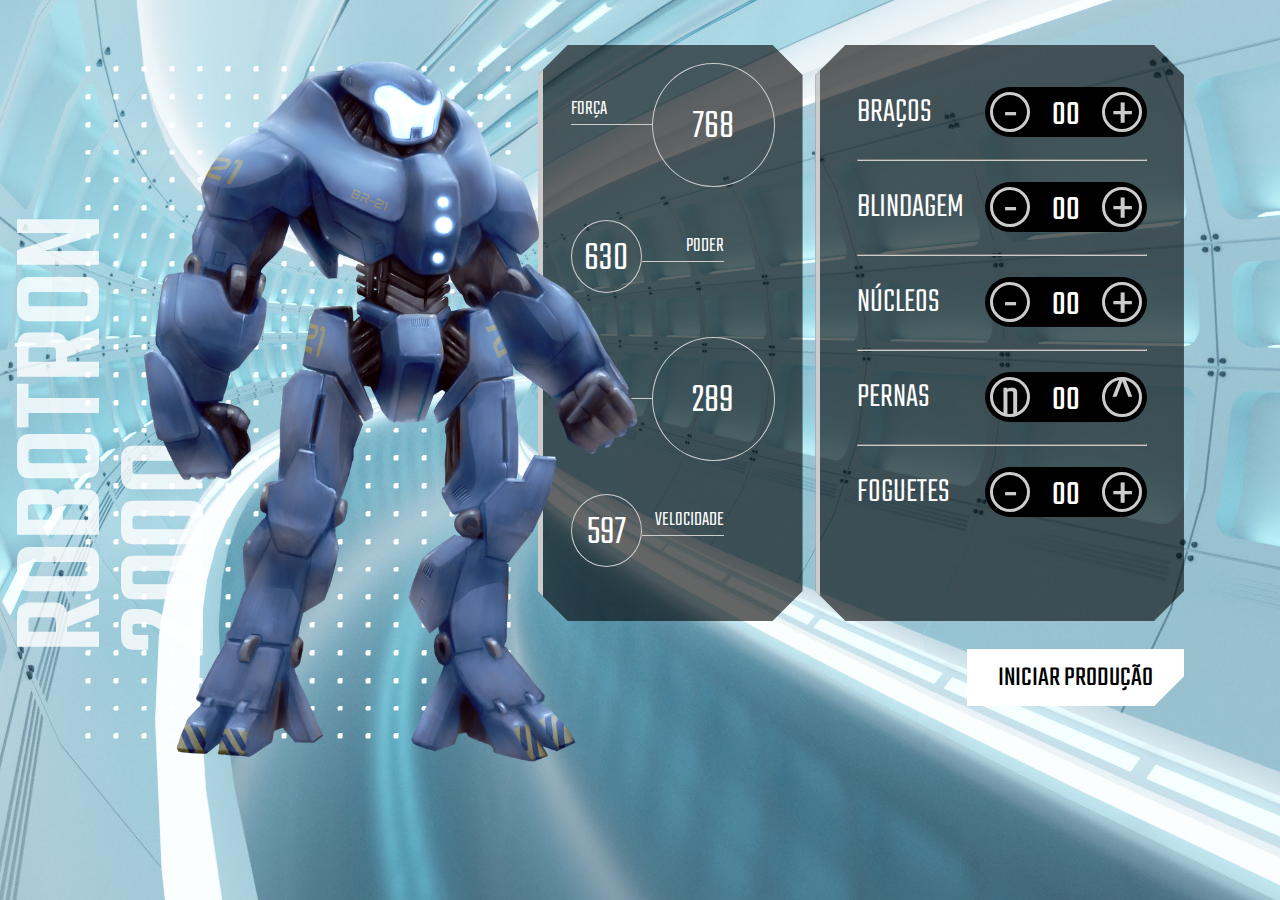
<file: -robotron-2000-projeto_inicial/index.html>
<!DOCTYPE html>
<html lang="en">
<head>
    <meta charset="UTF-8">
    <meta http-equiv="X-UA-Compatible" content="IE=edge">
    <meta name="viewport" content="width=device-width, initial-scale=1.0">
    <link rel="shortcut icon" type="image/jpg" href="img/favicon.ico"/>
    <title>Robotron 2000</title>

    <link rel="stylesheet" href="css/style.css">
    <link rel="preconnect" href="https://fonts.googleapis.com">
    <link rel="preconnect" href="https://fonts.gstatic.com" crossorigin>
    <link href="https://fonts.googleapis.com/css2?family=Teko:wght@300;500&display=swap" rel="stylesheet">
</head>

<body>
<main>
    <section class="robotron">
        <img class="robo" src="img/robotron.png" alt="Robotron">
        <figcaption class="titulo">ROBOTRON <br>2000</figcaption>
    </section>

    <section class="box estatisticas">
        <div class="estatistica">
            <p class="estatistica-titulo">Força</p>
            <div class="estatistica-valor">
                <p class="estatistica-numero"  data-estatistica="forca">768</p>
            </div>
        </div>
        <div class="estatistica">
            <p class="estatistica-titulo">Poder</p>
            <div class="estatistica-valor">
                <p class="estatistica-numero" data-estatistica="poder">630</p>
            </div>
        </div>
        <div class="estatistica">
            <p class="estatistica-titulo">Energia</p>
            <div class="estatistica-valor">
                <p class="estatistica-numero" data-estatistica="energia">289</p>
            </div>
        </div>
        <div class="estatistica">
            <p class="estatistica-titulo">Velocidade</p>
            <div class="estatistica-valor">
                <p class="estatistica-numero" data-estatistica="valocidade">597</p>
            </div>
        </div>
    </section>

    <section class="equipamentos">
        <form action="" class="montador">
            <div class="box montador-conteudo">
                <div class="pecaa">
                    <label for="" class="pecaa-titulo">Braços</label>
                    <div class="controle">
                        <buttom class="controle-ajuste" data-controle="-" data-peca="braco">-</buttom>
                        <input type="text" class="controle-contador" value="00" id="braço" data-contador>
                        <buttom class="controle-ajuste" id="adicionar" data-controle="+" data-peca="braco">+</buttom>
                    </div>
                </div>
                <hr class="linha">
                <div class="pecaa">
                    <label for="" class="pecaa-titulo">Blindagem</label>
                    <div class="controle">
                        <buttom class="controle-ajuste" data-controle="-" data-peca="blindagem">-</buttom>
                        <input type="text" class="controle-contador" value="00" data-contador>
                        <buttom class="controle-ajuste" data-controle="+" data-peca="blindagem">+</buttom>
                    </div>
                </div>
                <hr class="linha">
                <div class="pecaa">
                    <label for="" class="pecaa-titulo">Núcleos</label>
                    <div class="controle">
                        <buttom class="controle-ajuste" data-controle="-" data-peca="nucleos">-</buttom>
                        <input type="text" class="controle-contador" value="00" data-contador>
                        <buttom class="controle-ajuste" data-controle="+" data-peca="nucleos">+</buttom>
                    </div>
                </div>
                <hr class="linha">
                <div class="pecaa">
                    <label for="" class="pecaa-titulo">Pernas</label>
                    <div class="controle">
                        <buttom class="controle-ajuste" data-controle="-" data-peca="pernas">n</buttom>
                        <input type="text" class="controle-contador" value="00" data-contador>
                        <buttom class="controle-ajuste" data-controle="+" data-peca="pernas">^</buttom>
                    </div>
                </div>
                <hr class="linha">
                <div class="pecaa">
                    <label for="" class="pecaa-titulo">Foguetes</label>
                    <div class="controle">
                        <buttom class="controle-ajuste" data-controle="-" data-peca="foguete">-</buttom>
                        <input type="text" class="controle-contador" value="00" data-contador>
                        <buttom class="controle-ajuste" data-controle="+" data-peca="foguete" >+</buttom>
                    </div>
                </div>
            </div>
            <input type="submit" value="Iniciar produção" class="producao" id="producao">
        </form>
    </section>
</main>
<script src="js/main.js"></script>
</body>
</html>
</file>
<file: -robotron-2000-projeto_inicial/css/style.css>
:root {
    --main-cinza: #CCCCCC;
    --main-branco: #FFFFFF;
    --main-preto: #000000;
}

* {
    box-sizing: border-box;
}

body {
    background: url(../img/fundo.jpg);
    background-position: center center;
    background-size: cover cover;
    padding: 0;
    margin: 0;
    font-weight: 300;
}

body, input {
    font-family: 'Teko', sans-serif;
}

main {
    width: 80vw;
    height: 80vh;
    margin: 10vh 8vw 10vh 12vw;
    display: flex;
    gap: 1vw;
}

.robotron {
    background: url(../img/estrutura.png) no-repeat;
    background-position: center center;
    margin: 0;
    flex-basis: 40%;
    position: relative;
}

.robo {
    height: 110%;
    z-index: 1;
    position: absolute;
    left: -20%;
    top: -5%;
}

.titulo {
    transform: rotate(180deg);
    font-weight: 500;
    font-size: 130px;
    position: absolute;
    bottom: 7rem;
    left: -3rem;
    line-height: 0.8;
    writing-mode: vertical-rl;
    text-orientation: mixed;
    color: rgba(255,255,255,0.8)
}

.box {
    background: rgba(0,0,0,0.6);
    clip-path: polygon(calc(100% - 30px) 0, 100% 30px, 100% calc(100% - 30px), calc(100% - 30px) 100%, 30px 100%, 0 calc(100% - 30px), 0 30px, 30px 0);
    border-left: 5px solid var(--main-cinza);
    height: 80%;
}

/****************************** Equipamentos *****/

.equipamentos {
    flex-basis: 32%;
}

.montador {
    height: 100%;;
}

.montador-conteudo {
    padding: 2em 10%;
}

.pecaa {
    padding: 1em 0;
}

.pecaa-titulo {
    color: var(--main-branco);
    text-transform: uppercase;
    font-size: 2.5em;
}

.controle {
    background: var(--main-preto);
    border-radius: 25px;
    float: right;
    display: inline-flex;
    padding: 5px;
    align-items: center;
    align-self: flex-end;
}

.controle-contador {
    width: 40px;
    height: 35px;
    background: none;
    border: 0;
    margin: 0 1rem;
    color: var(--main-branco);
    text-align: center;
    font-size: 2.5em;
    display: inline-flex;
    align-items: center;
    padding-top: 8px;
}

.controle-ajuste {
    display: inline-block;
    width: 40px;
    height: 40px;
    line-height: 44px;
    border-radius: 50%;
    color: var(--main-cinza);
    font-size: 4em;
    background: var(--main-preto);
    text-align: center;
    border: 3px solid var(--main-cinza);
    cursor: pointer;
}

.linha {
    border-color: var(--main-cinza);
}

.producao {
    margin-top: 1em;
    font-size: 2em;
    text-transform: uppercase;
    padding: 0.2em 1em;
    float: right;
    border: 3px solid var(--main-branco);
    background: var(--main-branco);
    clip-path: polygon(100% 0, 100% calc(100% - 30px), calc(100% - 30px) 100%, 0 100%, 0 0);
    cursor: pointer;
}

.producao:hover {
    background: var(--main-preto);
    color: var(--main-branco)
}



/****************************** Estatísticas *****/
.estatisticas {
    flex-basis: 23%;
    padding: 2em 2em 0;
}

.estatistica {
    color: var(--main-branco);
    display: flex;
    align-items: flex-start;
    height: 25%;
}

.estatistica-titulo {
    font-size: 1.5em;
    border-bottom: 1px solid var(--main-cinza);
    flex-basis: 40%;
    text-transform: uppercase;
    order: 1
}

.estatistica-valor {
    flex-basis: 60%;
    position: relative;
    margin: 10px 0 0;
    order: 2;
    margin: -10px 0 0;
}

.estatistica-valor::after {
    content: "";
    display: block;
    padding-bottom: 100%;
    border: 1px solid var(--main-cinza);
    border-radius: 50%;
}

.estatistica-numero {
    position: absolute;
    top: 50%;
    transform: translateY(-46%);
    width: 100%;
    line-height: 100%;
    text-align: center;
    font-size: 3em;
    margin: 0;
}

.estatistica:nth-child(2n) .estatistica-titulo {
    order: 2;
    text-align: right;
}

.estatistica:nth-child(2n) .estatistica-valor {
    order: 1;
    flex-basis: 35%;
    margin: 10px 0 0;
}

@media screen and (max-width: 1600px) {
    body { 
        font-size: 14px;
    }
    main {
        width: 90vw;
        height: 80vh;
        margin: 5vh auto;
    }
}

@media screen and (max-width: 1200px) {
    body { 
        font-size: 13px;
    }

    main {
        width: 96vw;
        height: 80vh;
        margin: 10vh auto;
    }
}
</file>
